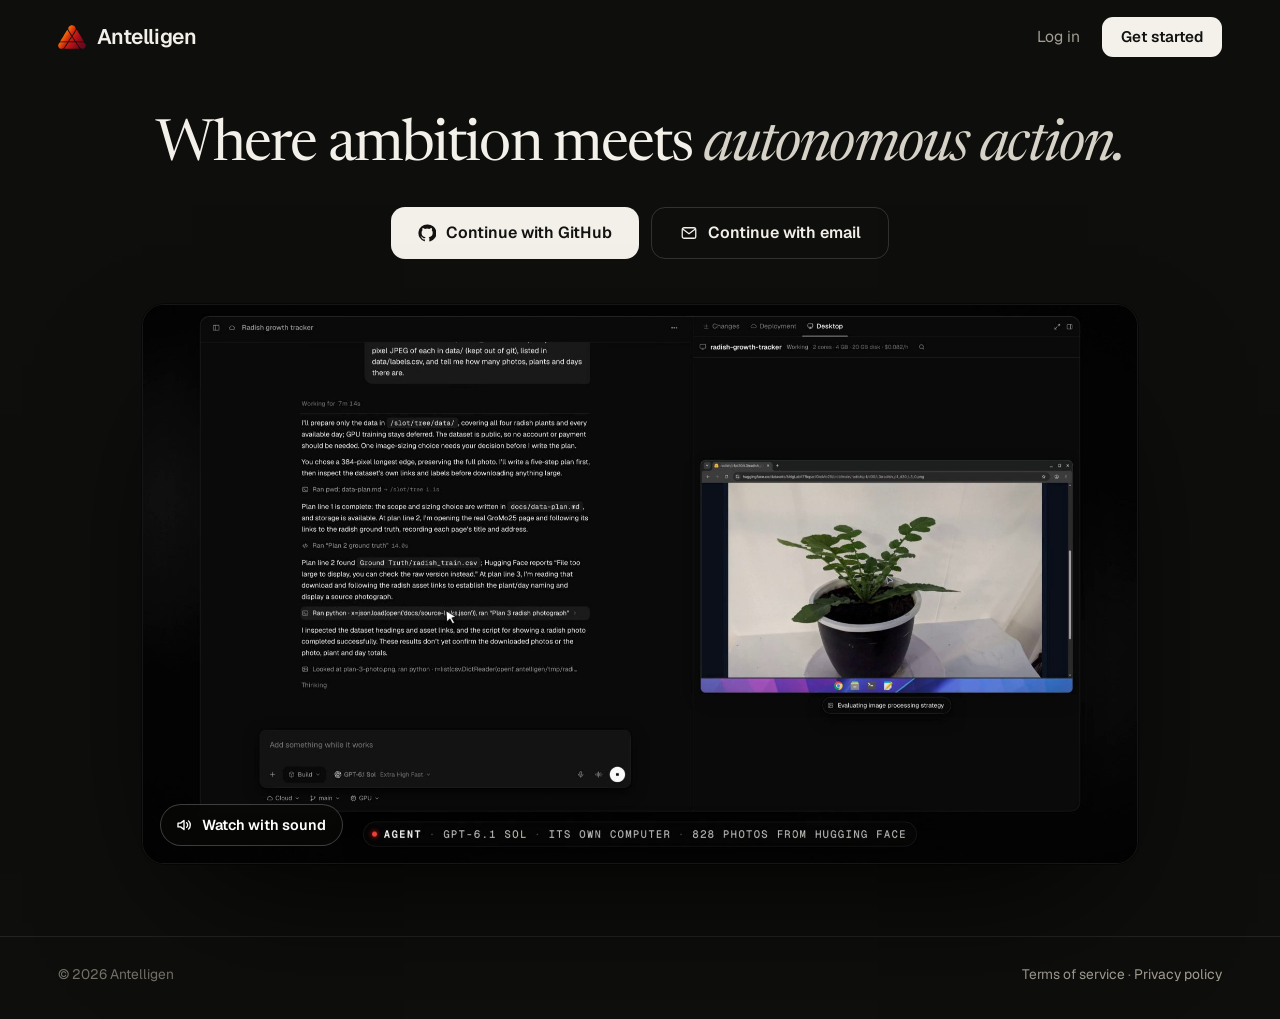
<file: index.html>
<!doctype html>
<html lang="en">
<head>
<meta charset="utf-8">
<meta name="viewport" content="width=device-width, initial-scale=1, viewport-fit=cover">
<title>Antelligen: where ambition meets autonomous action</title>
<meta name="description" content="AI agents with computers of their own. They research, build, deploy and train in the cloud, with a GPU when the work needs one.">
<meta name="theme-color" content="#0e0e0c">
<link rel="canonical" href="https://antelligen.com/">
<link rel="icon" href="assets/img/favicon.svg" type="image/svg+xml">
<link rel="apple-touch-icon" href="assets/img/apple-touch-icon.png">
<link rel="manifest" href="site.webmanifest">
<meta property="og:type" content="website">
<meta property="og:url" content="https://antelligen.com/">
<meta property="og:title" content="Antelligen: where ambition meets autonomous action">
<meta property="og:description" content="AI agents with computers of their own. They research, build, deploy and train in the cloud.">
<meta property="og:image" content="https://antelligen.com/assets/img/og.png">
<meta name="twitter:card" content="summary_large_image">
<link rel="preload" href="assets/fonts/newsreader-normal-latin.woff2" as="font" type="font/woff2" crossorigin>
<link rel="preload" href="assets/fonts/newsreader-italic-latin.woff2" as="font" type="font/woff2" crossorigin>
<link rel="stylesheet" href="assets/css/site.css">
</head>
<body>
<a class="skip" href="#main">Skip to the page</a>

<svg width="0" height="0" style="position:absolute" aria-hidden="true">
  <symbol id="i-github" viewBox="0 0 24 24"><path fill="currentColor" d="M12 .7a11.5 11.5 0 0 0-3.6 22.4c.6.1.8-.3.8-.6v-2c-3.2.7-3.9-1.5-3.9-1.5-.5-1.3-1.3-1.7-1.3-1.7-1-.7.1-.7.1-.7 1.2.1 1.8 1.2 1.8 1.2 1 1.8 2.8 1.3 3.5 1 .1-.8.4-1.3.7-1.6-2.6-.3-5.3-1.3-5.3-5.7 0-1.3.4-2.3 1.2-3.1-.1-.3-.5-1.5.1-3.1 0 0 1-.3 3.2 1.2a11 11 0 0 1 5.8 0c2.2-1.5 3.2-1.2 3.2-1.2.6 1.6.2 2.8.1 3.1.7.8 1.2 1.8 1.2 3.1 0 4.4-2.7 5.4-5.3 5.7.4.4.8 1.1.8 2.2v3.3c0 .3.2.7.8.6A11.5 11.5 0 0 0 12 .7Z"/></symbol>
  <symbol id="i-mail" viewBox="0 0 24 24"><g fill="none" stroke="currentColor" stroke-width="1.7" stroke-linecap="round" stroke-linejoin="round"><rect x="3" y="5" width="18" height="14" rx="2.5"/><path d="m4 7 8 6 8-6"/></g></symbol>
  <symbol id="i-sound" viewBox="0 0 24 24"><g fill="none" stroke="currentColor" stroke-width="1.8" stroke-linecap="round" stroke-linejoin="round"><path d="M4 9.5v5h3.5L12 18V6L7.5 9.5H4Z"/><path d="M15.5 9a4 4 0 0 1 0 6M18 6.5a7.5 7.5 0 0 1 0 11"/></g></symbol>
</svg>

<header class="top" data-top>
  <div class="wrap top-row">
    <a class="brand" href="./" aria-label="Antelligen, home">
      <img src="assets/img/mark.svg" alt="" width="28" height="24">
      <span>Antelligen</span>
    </a>
    <div class="top-acts">
      <a class="login" href="https://antelligen.ai/">Log in</a>
      <a class="btn btn-light btn-s" href="https://antelligen.ai/">Get started</a>
    </div>
  </div>
</header>

<main id="main" class="stage">
  <div class="wrap">
    <h1><span>Where ambition meets</span> <em>autonomous action.</em></h1>
    <div class="door">
      <a class="btn btn-light" href="https://antelligen.ai/auth/github/start"><svg class="ic"><use href="#i-github"/></svg>Continue with GitHub</a>
      <a class="btn btn-line" href="https://antelligen.ai/"><svg class="ic"><use href="#i-mail"/></svg>Continue with email</a>
    </div>
    <figure class="film" data-film>
      <video data-video muted playsinline loop preload="metadata" poster="assets/img/film-poster-v3.jpg" aria-label="Antelligen at work: seven real jobs, start to finish - research, an app built and deployed, a hardware design, a model trained on a GPU, and a bot">
        <source src="assets/video/antelligen-film-v3-720.mp4" type="video/mp4" media="(max-width: 760px)">
        <source src="assets/video/antelligen-film-v3-1080.mp4" type="video/mp4">
      </video>
      <button class="film-sound" type="button" data-sound><svg class="ic"><use href="#i-sound"/></svg><span>Watch with sound</span></button>
    </figure>
  </div>
</main>

<footer class="foot">
  <div class="wrap foot-base">
    <span>© 2026 Antelligen</span>
    <span><a href="terms.html">Terms of service</a> · <a href="privacy.html">Privacy policy</a></span>
  </div>
</footer>

<script src="assets/js/site.js" defer></script>
</body>
</html>
</file>
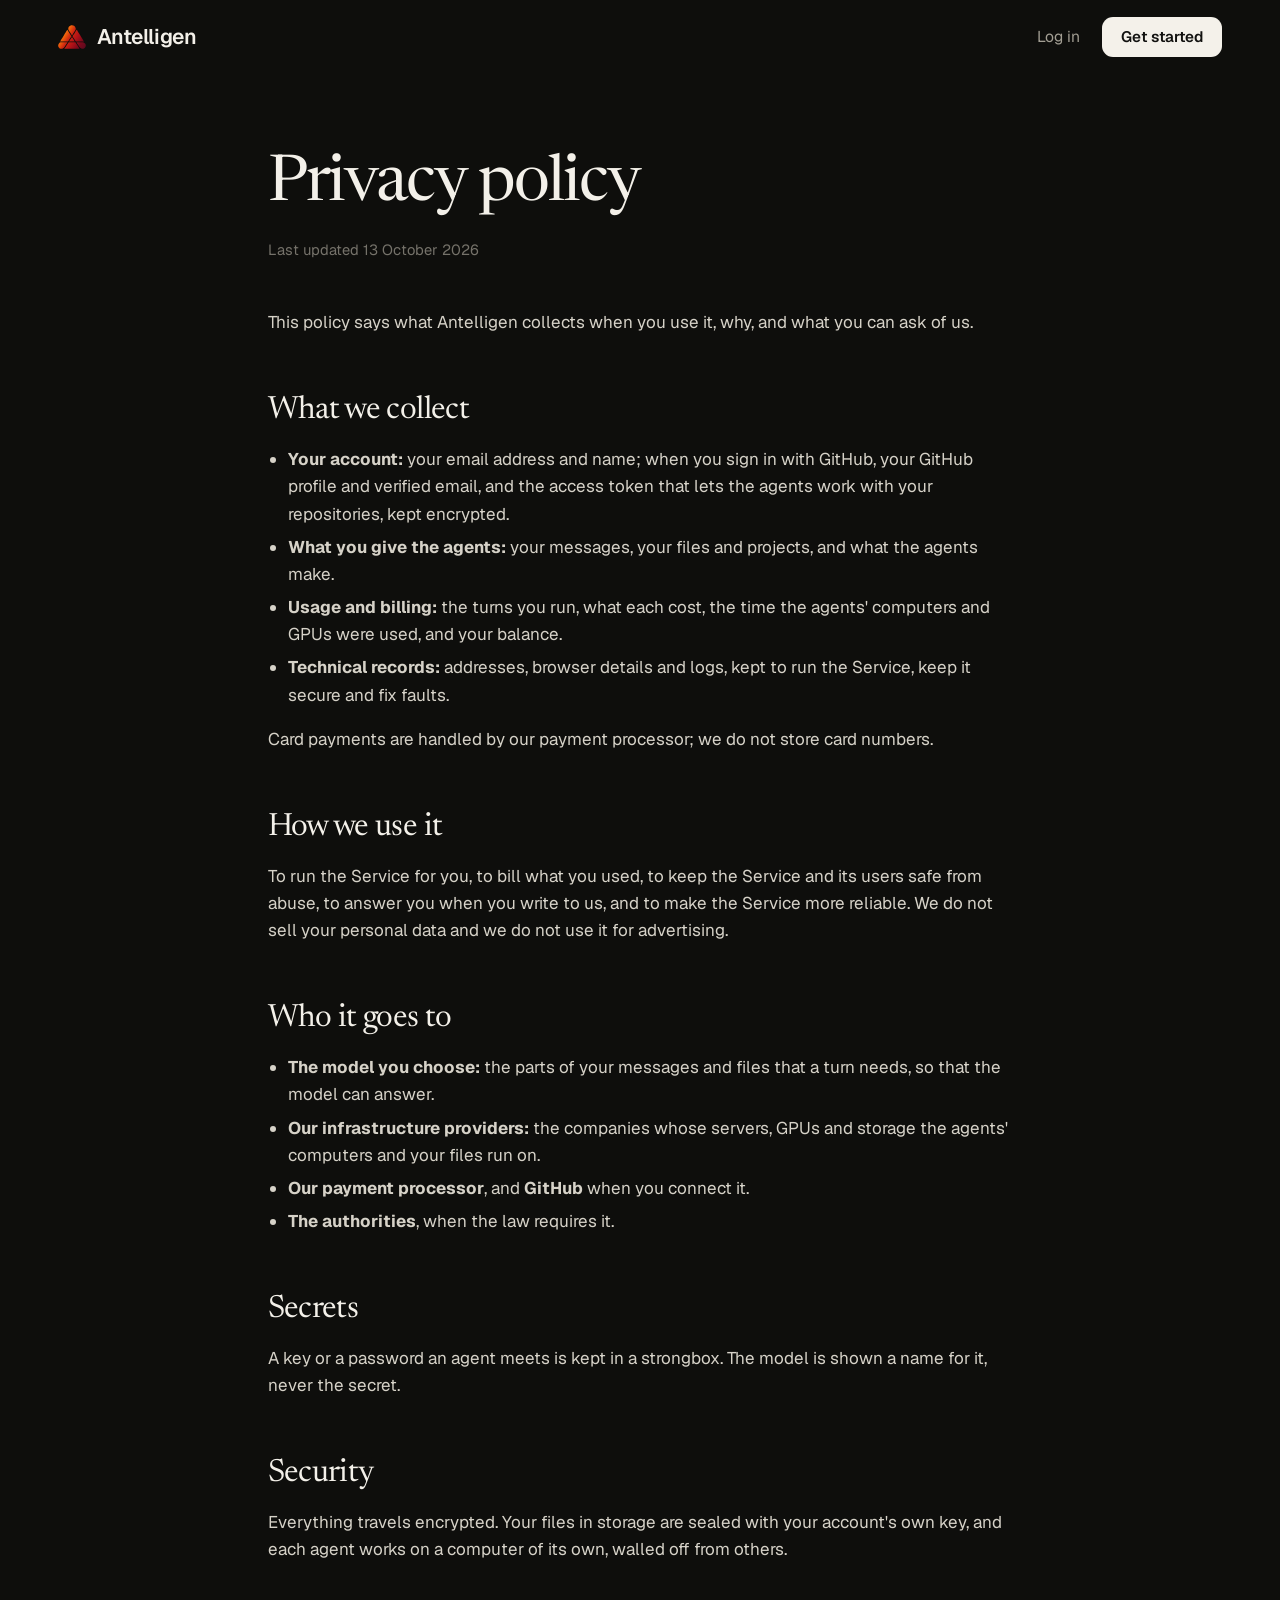
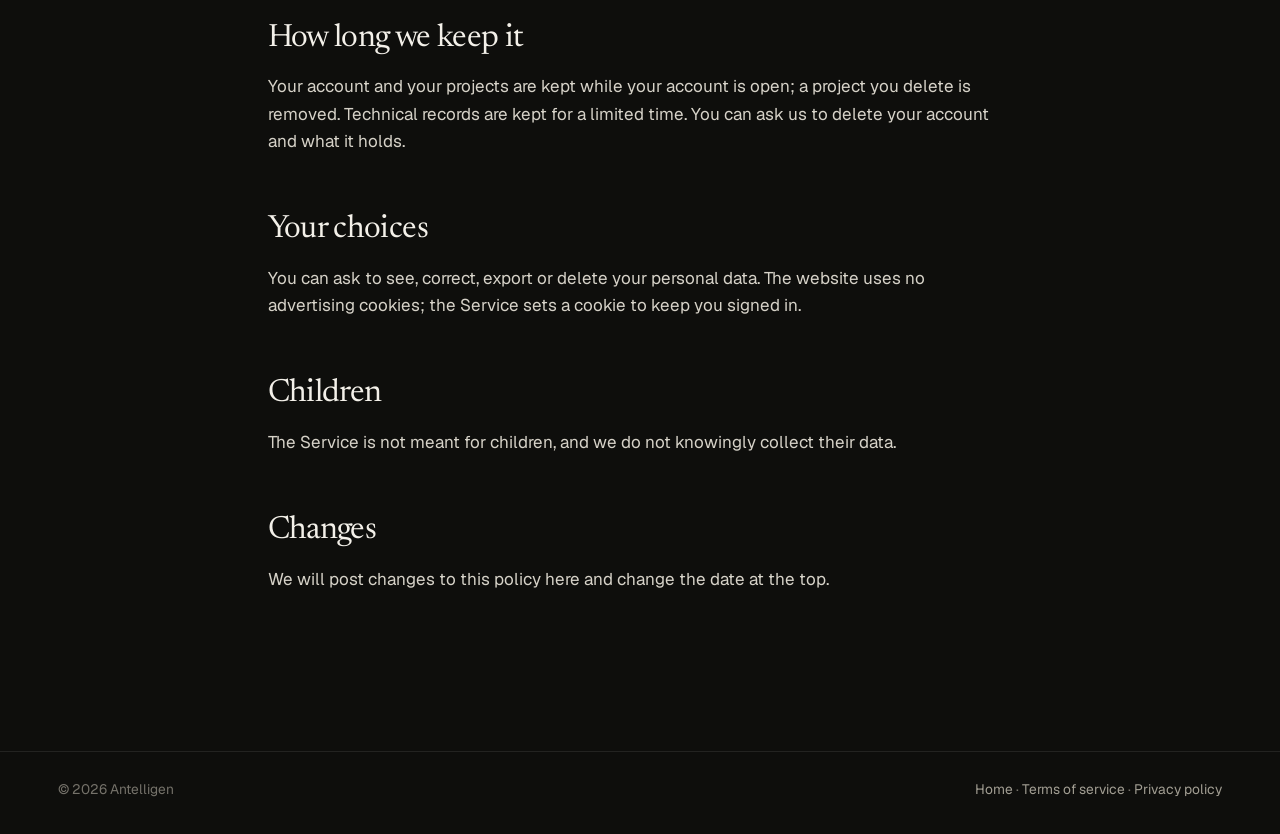
<file: privacy.html>
<!doctype html>
<html lang="en">
<head>
<meta charset="utf-8">
<meta name="viewport" content="width=device-width, initial-scale=1, viewport-fit=cover">
<title>Privacy policy · Antelligen</title>
<meta name="description" content="What Antelligen collects, why, and your choices.">
<meta name="theme-color" content="#0e0e0c">
<link rel="canonical" href="https://antelligen.com/privacy.html">
<link rel="icon" href="assets/img/favicon.svg" type="image/svg+xml">
<link rel="apple-touch-icon" href="assets/img/apple-touch-icon.png">
<link rel="stylesheet" href="assets/css/site.css">
</head>
<body>
<a class="skip" href="#main">Skip to the page</a>
<header class="top" data-top>
  <div class="wrap top-row">
    <a class="brand" href="./" aria-label="Antelligen, home"><img src="assets/img/mark.svg" alt="" width="28" height="24"><span>Antelligen</span></a>
    <div class="top-acts">
      <a class="login" href="https://antelligen.ai/">Log in</a>
      <a class="btn btn-light btn-s" href="https://antelligen.ai/">Get started</a>
    </div>
  </div>
</header>
<main id="main" class="doc">
<div class="wrap narrow">
<h1>Privacy policy</h1>
<p class="updated">Last updated 13 October 2026</p>
<p>This policy says what Antelligen collects when you use it, why, and what you can ask of us.</p>

<h2>What we collect</h2>
<ul>
  <li><b>Your account:</b> your email address and name; when you sign in with GitHub, your GitHub profile and verified email, and the access token that lets the agents work with your repositories, kept encrypted.</li>
  <li><b>What you give the agents:</b> your messages, your files and projects, and what the agents make.</li>
  <li><b>Usage and billing:</b> the turns you run, what each cost, the time the agents' computers and GPUs were used, and your balance.</li>
  <li><b>Technical records:</b> addresses, browser details and logs, kept to run the Service, keep it secure and fix faults.</li>
</ul>
<p>Card payments are handled by our payment processor; we do not store card numbers.</p>

<h2>How we use it</h2>
<p>To run the Service for you, to bill what you used, to keep the Service and its users safe from abuse, to answer you when you write to us, and to make the Service more reliable. We do not sell your personal data and we do not use it for advertising.</p>

<h2>Who it goes to</h2>
<ul>
  <li><b>The model you choose:</b> the parts of your messages and files that a turn needs, so that the model can answer.</li>
  <li><b>Our infrastructure providers:</b> the companies whose servers, GPUs and storage the agents' computers and your files run on.</li>
  <li><b>Our payment processor</b>, and <b>GitHub</b> when you connect it.</li>
  <li><b>The authorities</b>, when the law requires it.</li>
</ul>

<h2>Secrets</h2>
<p>A key or a password an agent meets is kept in a strongbox. The model is shown a name for it, never the secret.</p>

<h2>Security</h2>
<p>Everything travels encrypted. Your files in storage are sealed with your account's own key, and each agent works on a computer of its own, walled off from others.</p>

<h2>How long we keep it</h2>
<p>Your account and your projects are kept while your account is open; a project you delete is removed. Technical records are kept for a limited time. You can ask us to delete your account and what it holds.</p>

<h2>Your choices</h2>
<p>You can ask to see, correct, export or delete your personal data. The website uses no advertising cookies; the Service sets a cookie to keep you signed in.</p>

<h2>Children</h2>
<p>The Service is not meant for children, and we do not knowingly collect their data.</p>

<h2>Changes</h2>
<p>We will post changes to this policy here and change the date at the top.</p>
</div>
</main>
<footer class="foot">
  <div class="wrap foot-base">
    <span>© 2026 Antelligen</span>
    <span><a href="./">Home</a> · <a href="terms.html">Terms of service</a> · <a href="privacy.html">Privacy policy</a></span>
  </div>
</footer>
<script src="assets/js/site.js" defer></script>
</body>
</html>
</file>
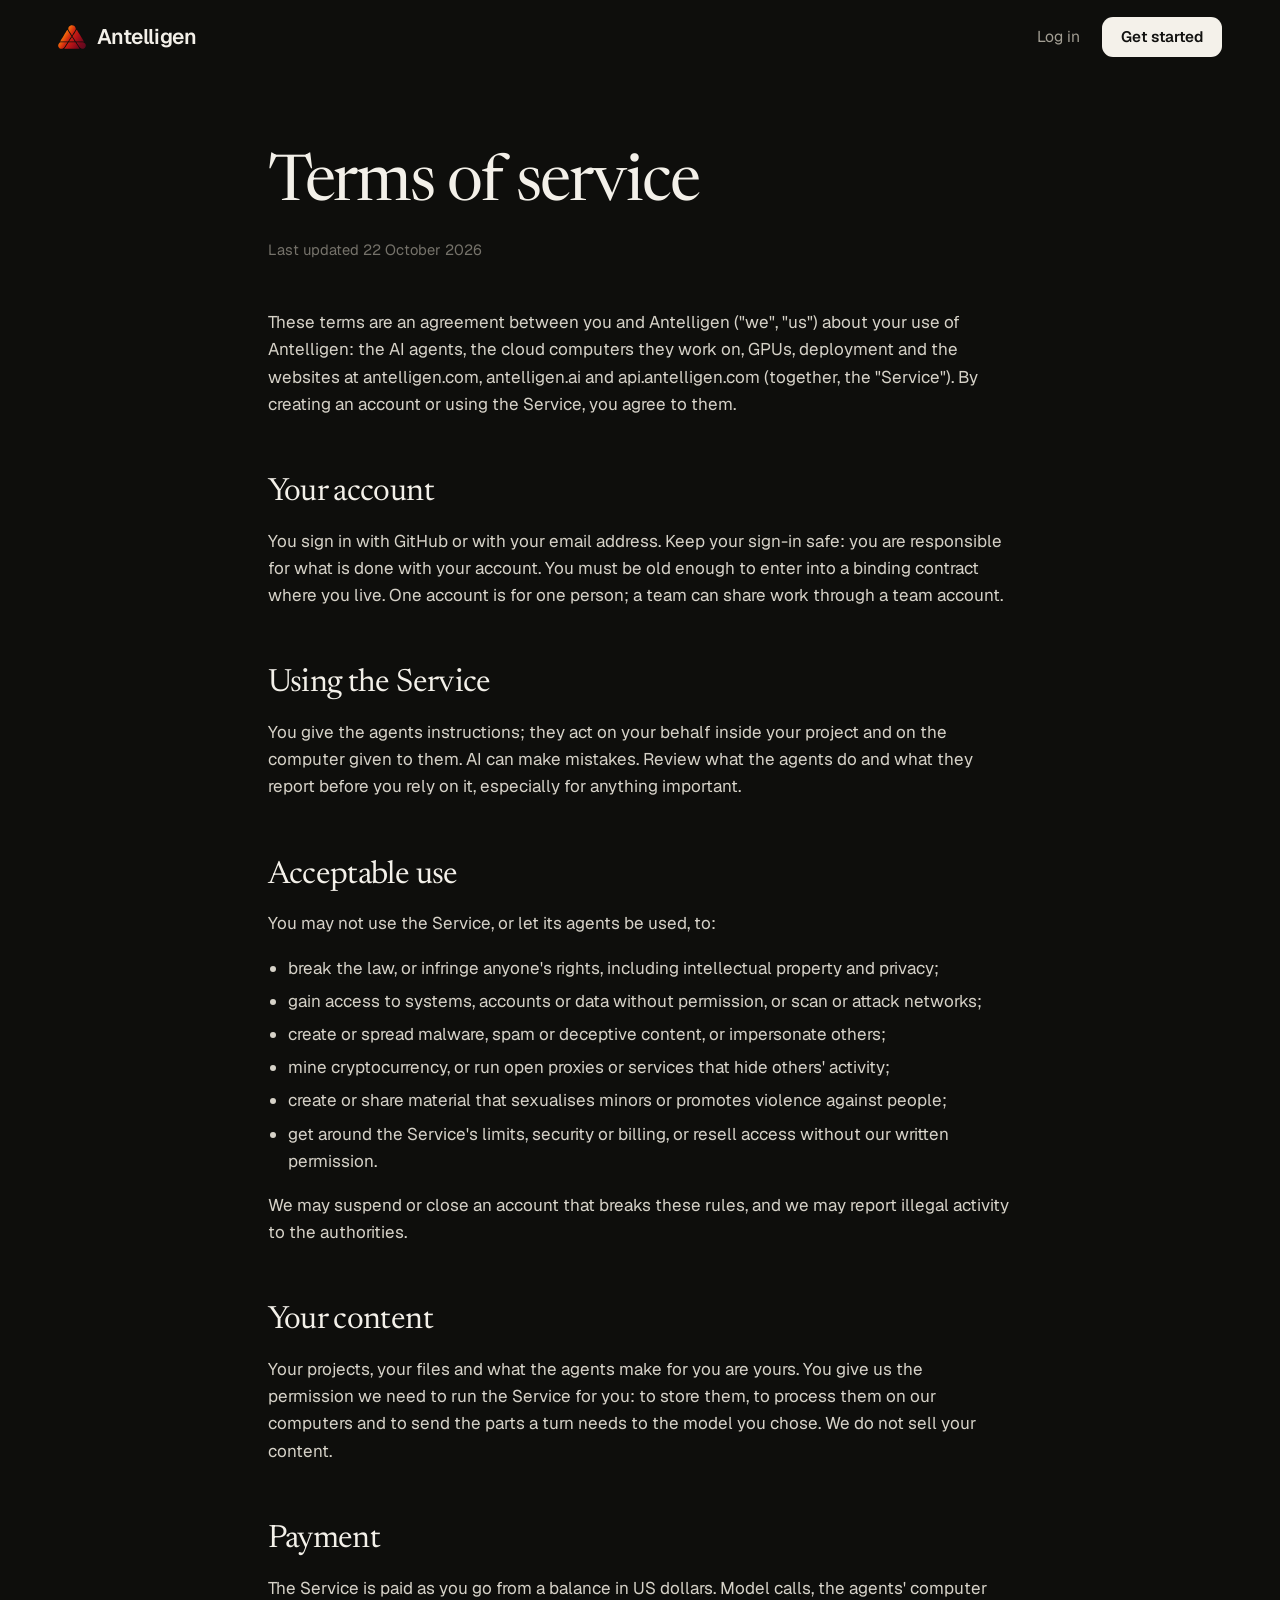
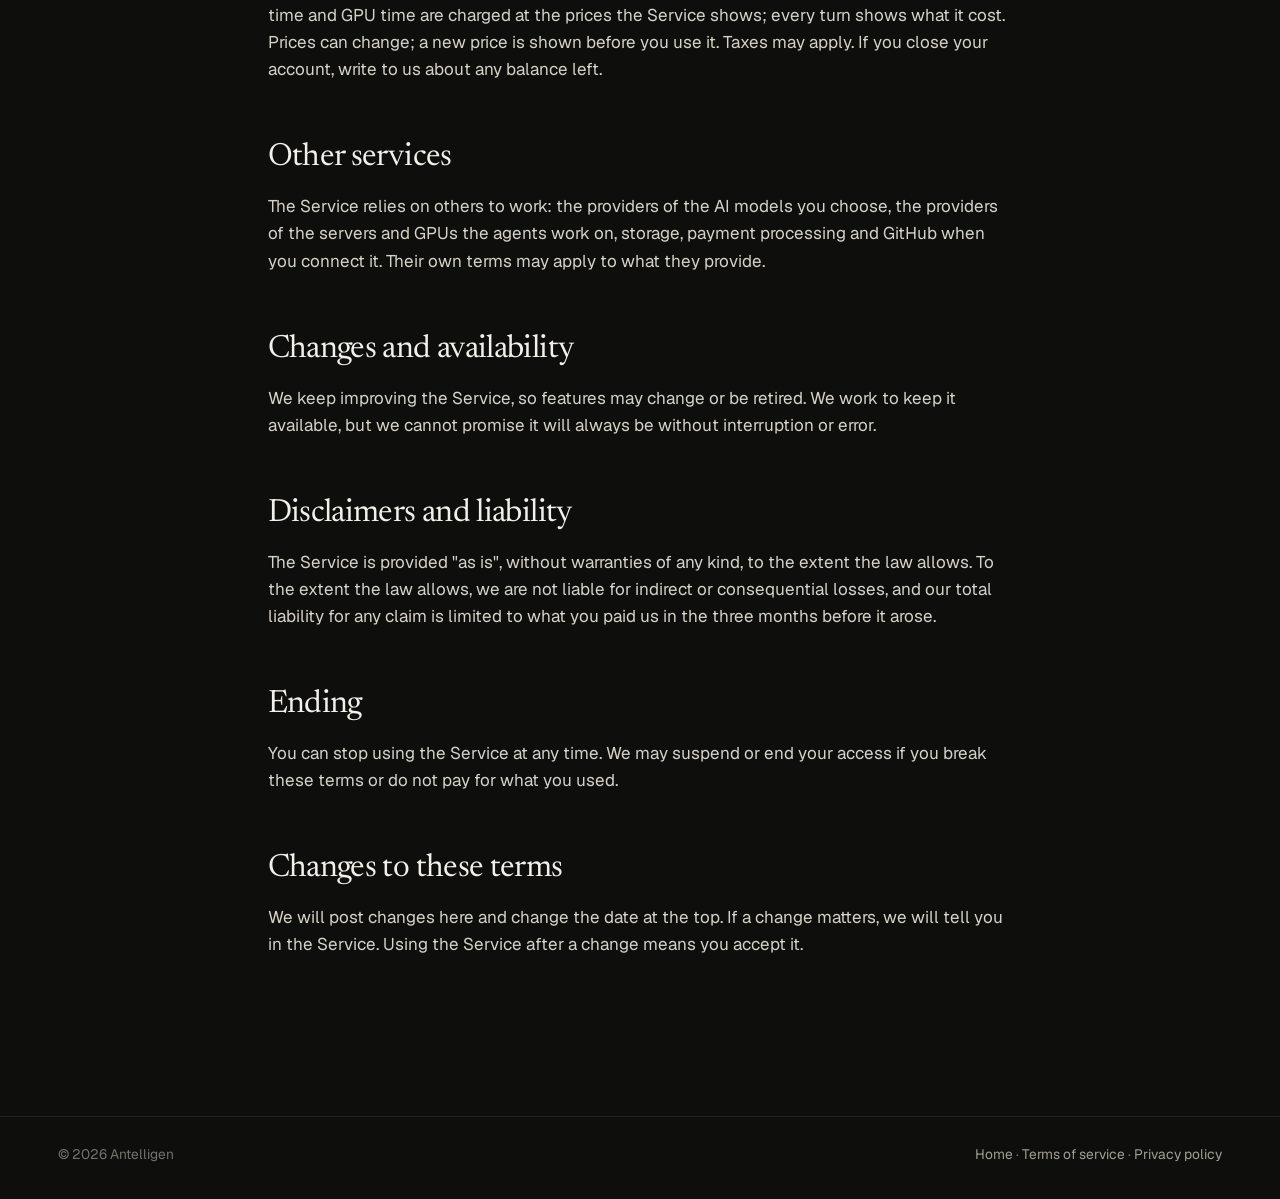
<file: terms.html>
<!doctype html>
<html lang="en">
<head>
<meta charset="utf-8">
<meta name="viewport" content="width=device-width, initial-scale=1, viewport-fit=cover">
<title>Terms of service · Antelligen</title>
<meta name="description" content="The terms for using Antelligen.">
<meta name="theme-color" content="#0e0e0c">
<link rel="canonical" href="https://antelligen.com/terms.html">
<link rel="icon" href="assets/img/favicon.svg" type="image/svg+xml">
<link rel="apple-touch-icon" href="assets/img/apple-touch-icon.png">
<link rel="stylesheet" href="assets/css/site.css">
</head>
<body>
<a class="skip" href="#main">Skip to the page</a>
<header class="top" data-top>
  <div class="wrap top-row">
    <a class="brand" href="./" aria-label="Antelligen, home"><img src="assets/img/mark.svg" alt="" width="28" height="24"><span>Antelligen</span></a>
    <div class="top-acts">
      <a class="login" href="https://antelligen.ai/">Log in</a>
      <a class="btn btn-light btn-s" href="https://antelligen.ai/">Get started</a>
    </div>
  </div>
</header>
<main id="main" class="doc">
<div class="wrap narrow">
<h1>Terms of service</h1>
<p class="updated">Last updated 22 October 2026</p>
<p>These terms are an agreement between you and Antelligen ("we", "us") about your use of Antelligen: the AI agents, the cloud computers they work on, GPUs, deployment and the websites at antelligen.com, antelligen.ai and api.antelligen.com (together, the "Service"). By creating an account or using the Service, you agree to them.</p>

<h2>Your account</h2>
<p>You sign in with GitHub or with your email address. Keep your sign-in safe: you are responsible for what is done with your account. You must be old enough to enter into a binding contract where you live. One account is for one person; a team can share work through a team account.</p>

<h2>Using the Service</h2>
<p>You give the agents instructions; they act on your behalf inside your project and on the computer given to them. AI can make mistakes. Review what the agents do and what they report before you rely on it, especially for anything important.</p>

<h2 id="acceptable-use">Acceptable use</h2>
<p>You may not use the Service, or let its agents be used, to:</p>
<ul>
  <li>break the law, or infringe anyone's rights, including intellectual property and privacy;</li>
  <li>gain access to systems, accounts or data without permission, or scan or attack networks;</li>
  <li>create or spread malware, spam or deceptive content, or impersonate others;</li>
  <li>mine cryptocurrency, or run open proxies or services that hide others' activity;</li>
  <li>create or share material that sexualises minors or promotes violence against people;</li>
  <li>get around the Service's limits, security or billing, or resell access without our written permission.</li>
</ul>
<p>We may suspend or close an account that breaks these rules, and we may report illegal activity to the authorities.</p>

<h2>Your content</h2>
<p>Your projects, your files and what the agents make for you are yours. You give us the permission we need to run the Service for you: to store them, to process them on our computers and to send the parts a turn needs to the model you chose. We do not sell your content.</p>

<h2>Payment</h2>
<p>The Service is paid as you go from a balance in US dollars. Model calls, the agents' computer time and GPU time are charged at the prices the Service shows; every turn shows what it cost. Prices can change; a new price is shown before you use it. Taxes may apply. If you close your account, write to us about any balance left.</p>

<h2>Other services</h2>
<p>The Service relies on others to work: the providers of the AI models you choose, the providers of the servers and GPUs the agents work on, storage, payment processing and GitHub when you connect it. Their own terms may apply to what they provide.</p>

<h2>Changes and availability</h2>
<p>We keep improving the Service, so features may change or be retired. We work to keep it available, but we cannot promise it will always be without interruption or error.</p>

<h2>Disclaimers and liability</h2>
<p>The Service is provided "as is", without warranties of any kind, to the extent the law allows. To the extent the law allows, we are not liable for indirect or consequential losses, and our total liability for any claim is limited to what you paid us in the three months before it arose.</p>

<h2>Ending</h2>
<p>You can stop using the Service at any time. We may suspend or end your access if you break these terms or do not pay for what you used.</p>

<h2>Changes to these terms</h2>
<p>We will post changes here and change the date at the top. If a change matters, we will tell you in the Service. Using the Service after a change means you accept it.</p>
</div>
</main>
<footer class="foot">
  <div class="wrap foot-base">
    <span>© 2026 Antelligen</span>
    <span><a href="./">Home</a> · <a href="terms.html">Terms of service</a> · <a href="privacy.html">Privacy policy</a></span>
  </div>
</footer>
<script src="assets/js/site.js" defer></script>
</body>
</html>
</file>
<file: assets/css/site.css>
/* antelligen.com - one screen: the line, the way in, and the film. Warm black, warm white, and one colour, the mark's
   own (orange into deep red), in the mark alone. */
@font-face { font-family: 'Geist'; font-style: normal; font-weight: 400 700; font-display: swap; src: url('../fonts/geist-normal-latin.woff2') format('woff2'); }
@font-face { font-family: 'Newsreader'; font-style: normal; font-weight: 300 600; font-display: swap; src: url('../fonts/newsreader-normal-latin.woff2') format('woff2'); }
@font-face { font-family: 'Newsreader'; font-style: italic; font-weight: 300 600; font-display: swap; src: url('../fonts/newsreader-italic-latin.woff2') format('woff2'); }

:root {
  --bg: #0e0e0c;
  --line: rgba(255, 255, 255, .085);
  --line-2: rgba(255, 255, 255, .15);
  --text: #f3f0e9;
  --text-2: #d6d2c8;
  --muted: #a29e93;
  --faint: #75726a;
  --light: #f4f1ea;
  --light-ink: #121210;

  --sans: 'Geist', ui-sans-serif, system-ui, -apple-system, 'Segoe UI', Roboto, sans-serif;
  --serif: 'Newsreader', 'Iowan Old Style', Georgia, serif;

  --wrap: 1280px;
  --gutter: clamp(18px, 4.5vw, 64px);
  --radius: 22px;
  --ease: cubic-bezier(.2, .7, .2, 1);
}

*, *::before, *::after { box-sizing: border-box; }
html { -webkit-text-size-adjust: 100%; text-size-adjust: 100%; }
body { margin: 0; min-height: 100vh; min-height: 100svh; display: flex; flex-direction: column; background: var(--bg); color: var(--text);
  font: 400 1.0625rem/1.6 var(--sans); -webkit-font-smoothing: antialiased; overflow-x: clip; }
main { flex: 1; }
img, video { display: block; max-width: 100%; height: auto; }
a { color: inherit; }
:focus-visible { outline: 2px solid var(--light); outline-offset: 3px; border-radius: 8px; }
.skip { position: absolute; left: -999px; top: 8px; background: var(--light); color: var(--light-ink); padding: 8px 14px; border-radius: 10px; z-index: 50; }
.skip:focus { left: 12px; }
.wrap { max-width: var(--wrap); margin: 0 auto; padding: 0 var(--gutter); }
.narrow { max-width: 860px; }
.ic { width: 18px; height: 18px; flex: none; }

/* ---- type ---- */
h1, h2 { margin: 0; font-weight: 400; }
h1 { font: 400 clamp(2.2rem, .5rem + 3.9vw, 4rem)/1.06 var(--serif); letter-spacing: -.032em; }
h1 em { font-style: italic; color: var(--text-2); }
@media (min-width: 360px) { h1 span, h1 em { white-space: nowrap; } }

/* ---- buttons ---- */
.btn { display: inline-flex; align-items: center; justify-content: center; gap: 10px; height: 52px; padding: 0 26px; border-radius: 14px;
  font: 600 1rem/1 var(--sans); text-decoration: none; border: 1px solid transparent; transition: transform .2s var(--ease), background .2s var(--ease), border-color .2s var(--ease); }
.btn:active { transform: scale(.985); }
.btn-light { background: var(--light); color: var(--light-ink); }
.btn-light:hover { background: #fff; }
.btn-line { background: transparent; color: var(--text); border-color: var(--line-2); }
.btn-line:hover { border-color: rgba(255, 255, 255, .32); background: rgba(255, 255, 255, .03); }
.btn-s { height: 40px; padding: 0 18px; border-radius: 11px; font-size: .95rem; }

/* ---- the bar ---- */
.top { position: sticky; top: 0; z-index: 20; transition: background .3s var(--ease), border-color .3s var(--ease); border-bottom: 1px solid transparent; }
.top.scrolled { background: rgba(14, 14, 12, .82); backdrop-filter: saturate(140%) blur(14px); -webkit-backdrop-filter: saturate(140%) blur(14px); border-bottom-color: var(--line); }
.top-row { display: flex; align-items: center; gap: 28px; height: 74px; }
.brand { display: inline-flex; align-items: center; gap: 11px; text-decoration: none; font: 600 1.32rem/1 var(--sans); letter-spacing: -.02em; }
.brand img { width: 28px; height: auto; }
.top-acts { display: flex; align-items: center; gap: 22px; margin-left: auto; }
.login { text-decoration: none; color: var(--muted); font-size: .98rem; transition: color .2s; }
.login:hover { color: var(--text); }

/* ---- the one screen: the line, the way in, the film ---- */
.stage { padding: clamp(24px, 4.5vh, 64px) 0 clamp(48px, 8vh, 104px); text-align: center; }
.door { display: flex; justify-content: center; flex-wrap: wrap; gap: 12px; margin-top: clamp(22px, 3.4vh, 36px); }
.door .btn { min-width: 238px; }
/* the film fills the width the screen's height leaves it, so the whole of it is in sight on a laptop */
.film { position: relative; margin: clamp(30px, 5vh, 56px) auto 0; width: min(100%, max(640px, calc((100vh - 340px) * 16 / 9))); }
@supports (height: 100svh) { .film { width: min(100%, max(640px, calc((100svh - 340px) * 16 / 9))); } }
.film video { width: 100%; aspect-ratio: 16 / 9; object-fit: cover; border-radius: var(--radius); background: #000; border: 1px solid var(--line);
  box-shadow: 0 60px 140px -50px rgba(0, 0, 0, .95), 0 0 0 1px rgba(0, 0, 0, .4); }
.film-sound { position: absolute; left: 18px; bottom: 18px; display: inline-flex; align-items: center; gap: 9px; height: 42px; padding: 0 16px 0 14px; border-radius: 999px;
  border: 1px solid rgba(255, 255, 255, .22); background: rgba(10, 10, 9, .62); color: #fff; font: 600 .9rem/1 var(--sans); cursor: pointer;
  backdrop-filter: blur(10px); -webkit-backdrop-filter: blur(10px); transition: background .2s; }
.film-sound:hover { background: rgba(10, 10, 9, .8); }
.film-sound[hidden] { display: none; }

/* ---- footer ---- */
.foot { padding: 26px 0 34px; border-top: 1px solid var(--line); }
.foot-base { display: flex; justify-content: space-between; gap: 12px 20px; flex-wrap: wrap; font-size: .86rem; color: var(--faint); }
.foot-base a { color: var(--muted); text-decoration: none; }
.foot-base a:hover { color: var(--text); }

/* ---- terms, privacy, not found ---- */
.doc { padding: clamp(40px, 6vw, 80px) 0 clamp(88px, 11vw, 168px); }
.doc h1 { font-size: clamp(2.5rem, 1.6rem + 3vw, 4rem); }
.doc .updated { margin: 18px 0 48px; color: var(--faint); font-size: .92rem; }
.doc h2 { margin: 56px 0 14px; font: 400 clamp(1.5rem, 1.2rem + 1vw, 2rem)/1.15 var(--serif); letter-spacing: -.02em; }
.doc p, .doc li { color: var(--text-2); }
.doc ul { padding-left: 1.2em; }
.doc li + li { margin-top: 6px; }

/* ---- phones ---- */
@media (max-width: 760px) {
  .top-row { height: 64px; gap: 14px; }
  .login { display: none; }
  .door { flex-direction: column; align-items: stretch; max-width: 420px; margin-left: auto; margin-right: auto; }
  .film { width: 100%; }
  .film-sound { left: 12px; bottom: 12px; height: 38px; font-size: .85rem; }
}
</file>
